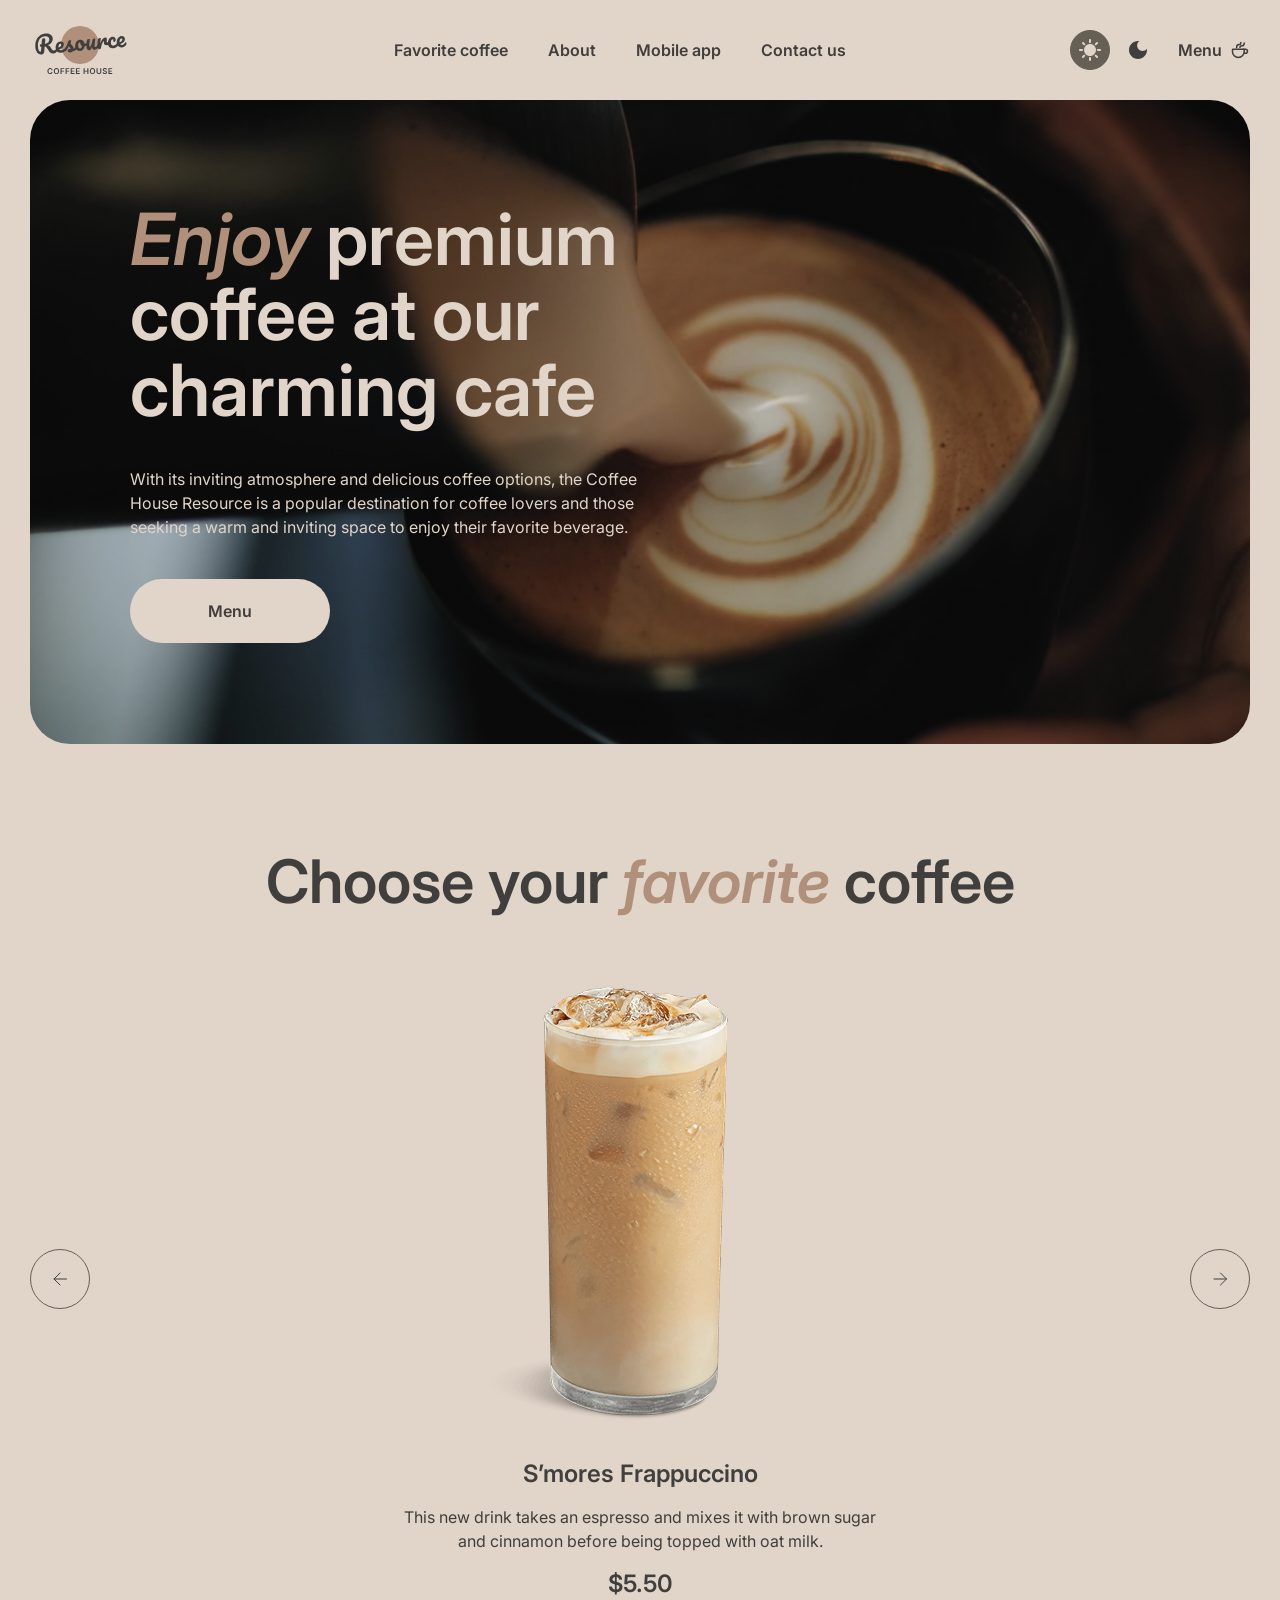
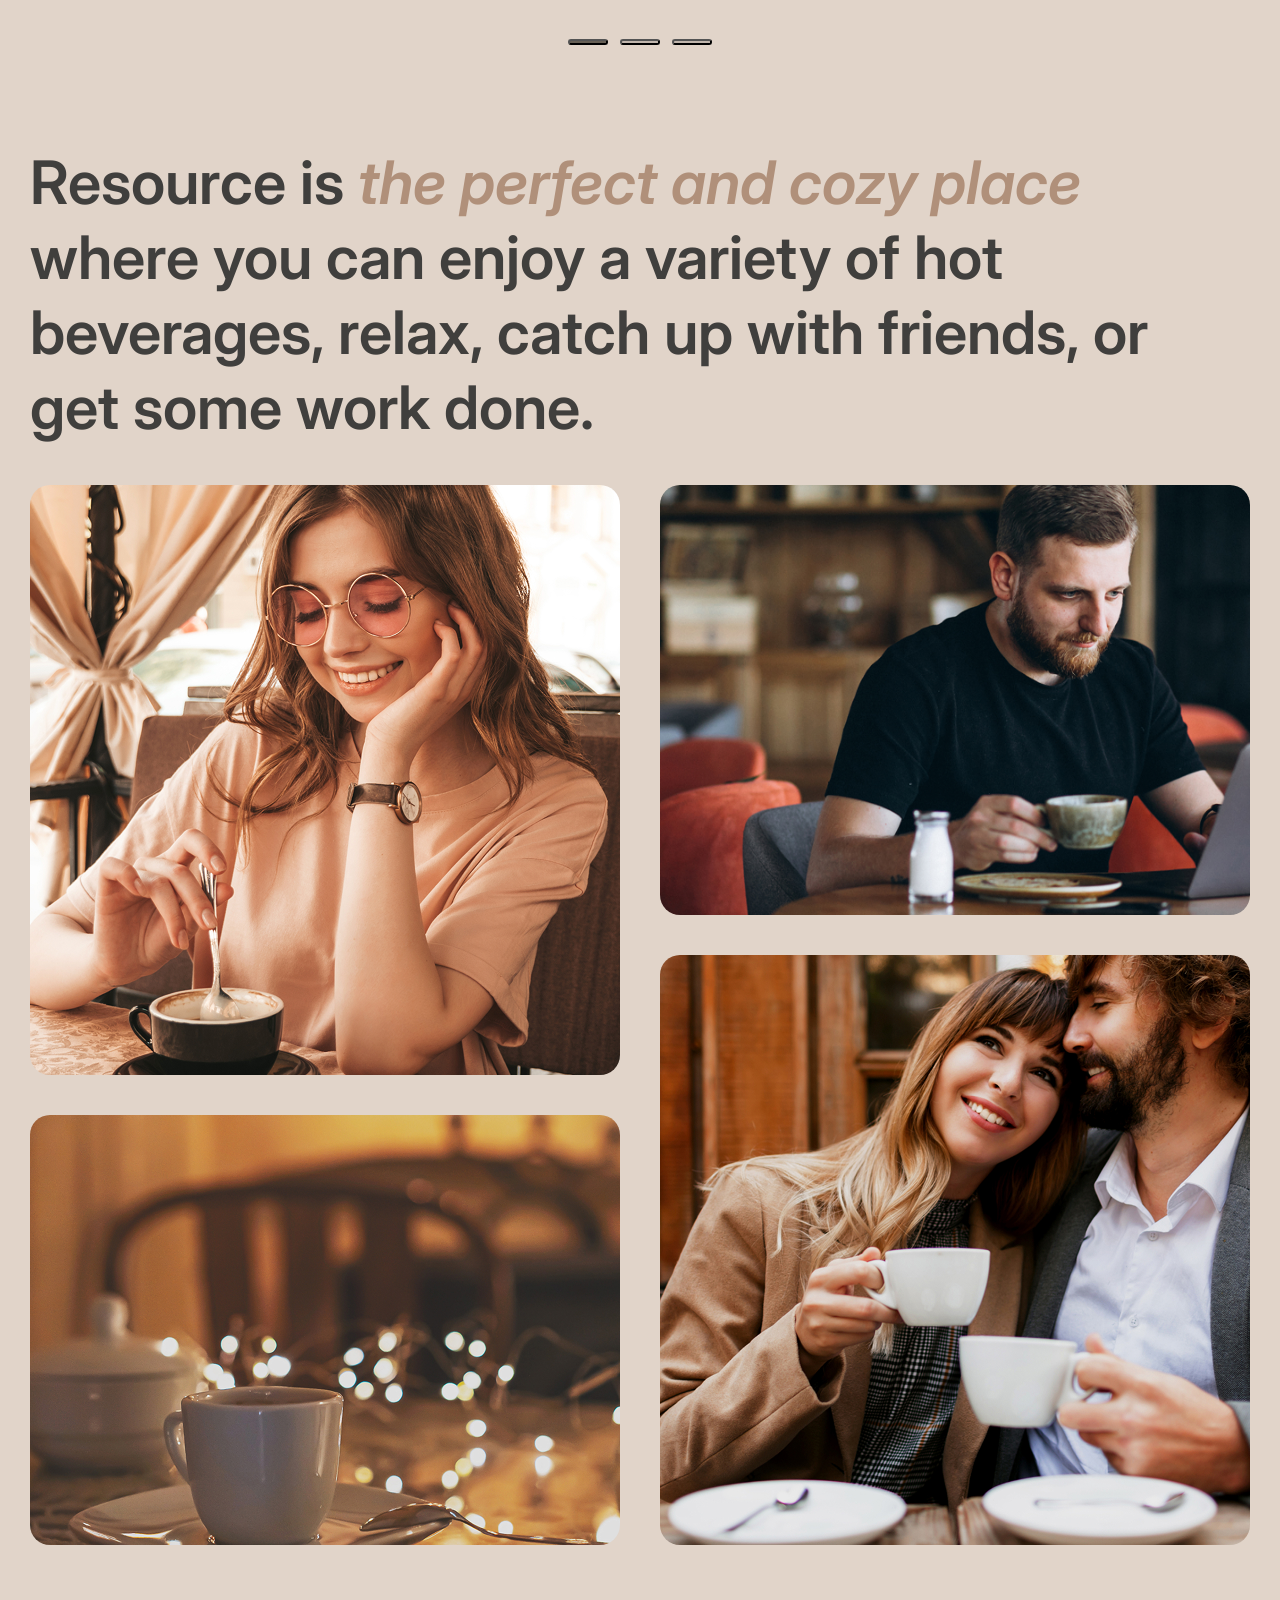
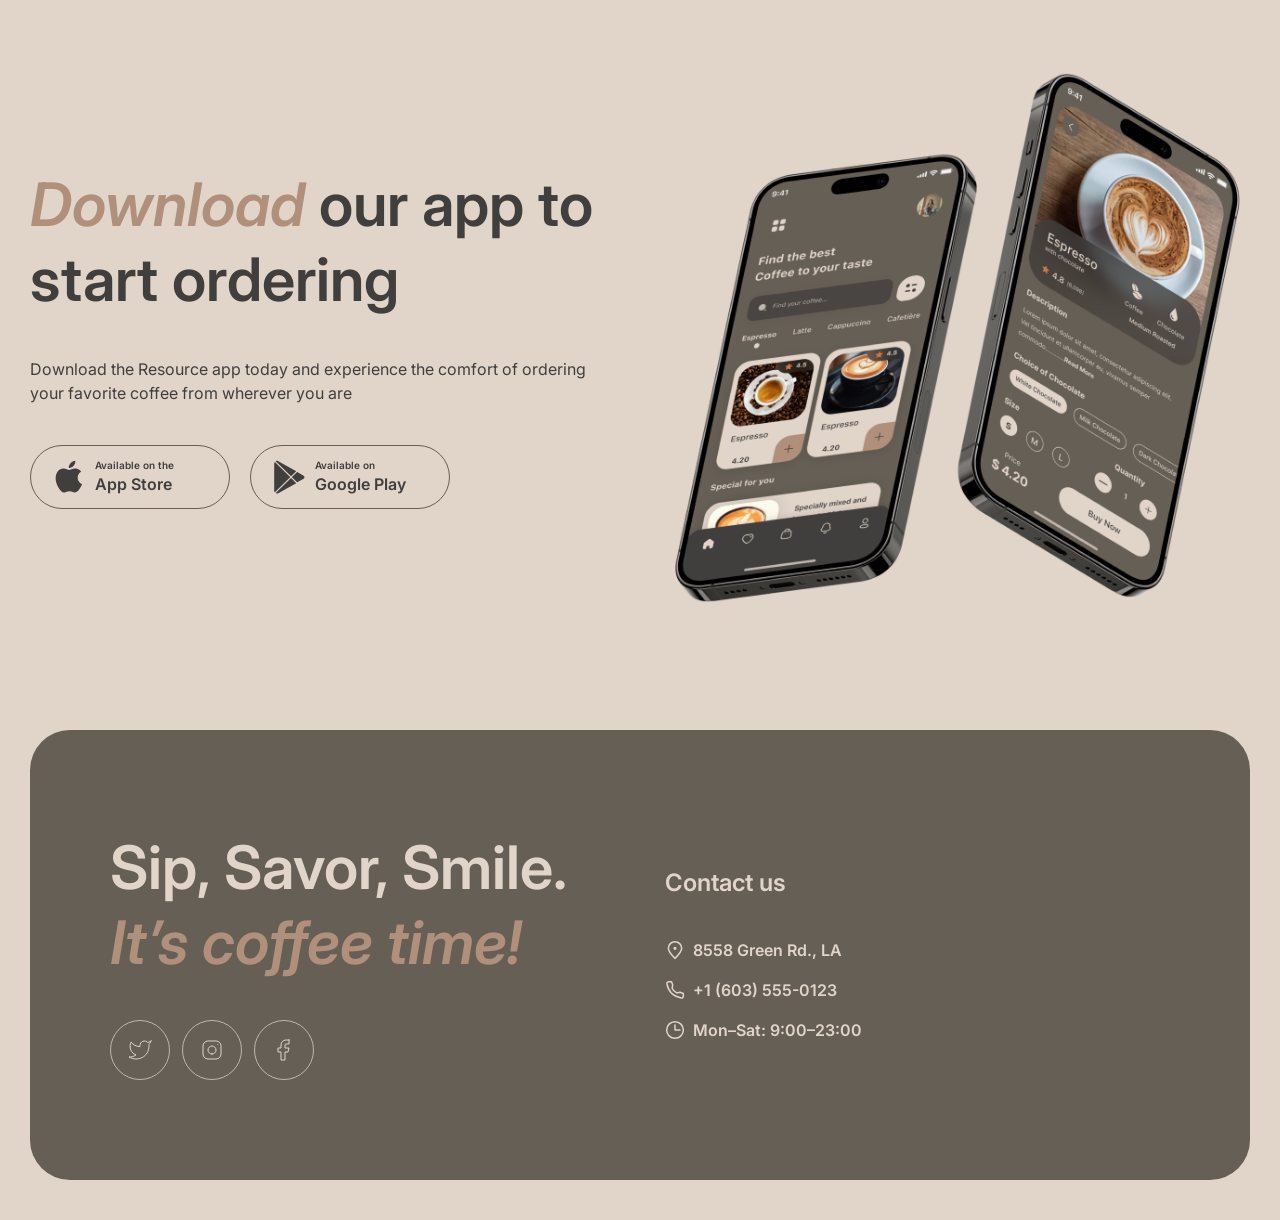
<file: index.html>
<!DOCTYPE html>
<html lang="en">

<head>
    <meta charset="UTF-8">
    <meta name="viewport" content="width=device-width, initial-scale=1.0">

    <title>Coffee House</title>

    <link rel="icon" type="image/svg+xml" href="assets/favicon.svg">

    <link rel="preconnect" href="https://fonts.googleapis.com">
    <link rel="preconnect" href="https://fonts.gstatic.com" crossorigin>

    <link href="https://fonts.googleapis.com/css2?family=Inter:ital,wght@0,400;0,600;1,600&display=swap"
        rel="stylesheet">

    <link rel="stylesheet" href="css/style.css">
</head>

<body>

    <header>
        <div class="container">
            <div class="header-menu">

                <a href="index.html" class="logo">
                    <img src="assets/logo.svg" alt="Coffee House">
                </a>

                <nav class="nav">

                    <ul class="nav-links">
                        <li>
                            <a href="#favorite-coffee">Favorite coffee</a>
                        </li>
                        <li>
                            <a href="#about">About</a>
                        </li>
                        <li>
                            <a href="#mobile-app">Mobile app</a>
                        </li>
                        <li>
                            <a href="#contacts">Contact us</a>
                        </li>
                    </ul>

                    <div class="header-actions">

                        <div class="theme-switch">
                            <button class="theme-button light-theme" type="button" aria-label="Switch to light theme">
                                <img src="assets/Sun.svg" alt="">
                            </button>

                            <button class="theme-button dark-theme" type="button" aria-label="Switch to dark theme">
                                <img src="assets/Moon.svg" alt="">
                            </button>
                        </div>

                        <ul class="menu-navigation">
                            <li>
                                <a href="menu.html" class="coffee-menu">
                                    <span>Menu</span>
                                    <img src="assets/coffee-cup.svg" alt="">
                                </a>
                            </li>
                        </ul>

                        <button class="burger-button" type="button" aria-label="Open navigation menu">
                            <span></span>
                            <span></span>
                            <span></span>
                        </button>

                    </div>

                </nav>

            </div>
        </div>
    </header>

    <main>

        <section class="hero">
            <div class="container">

                <div class="hero-content">

                    <div class="offer">

                        <h1>
                            <span>Enjoy</span> premium coffee at our charming cafe
                        </h1>

                        <p>
                            With its inviting atmosphere and delicious coffee options,
                            the Coffee House Resource is a popular destination for coffee
                            lovers and those seeking a warm and inviting space to enjoy
                            their favorite beverage.
                        </p>

                        <a href="menu.html" class="hero-button">
                            Menu
                        </a>

                    </div>

                </div>

            </div>
        </section>

        <section class="favorite-coffee" id="favorite-coffee">
            <div class="container">
                <h2>
                    Choose your <span>favorite</span> coffee
                </h2>

                <div class="slider">
                    <button class="slider-button slider-button-left" type="button" aria-label="Previous coffee">
                        <img src="assets/arrow-left.svg" alt="">
                    </button>

                    <div class="slider-window">
                        <div class="slider-track">
                            <div class="coffee-slide">
                                <img src="assets/coffee-slider-1.png" alt="S'mores Frappuccino" class="coffee-image">

                                <div class="coffee-info">
                                    <h3>S’mores Frappuccino</h3>

                                    <p>
                                        This new drink takes an espresso and mixes it with brown
                                        sugar and cinnamon before being topped with oat milk.
                                    </p>

                                    <div class="coffee-price">$5.50</div>
                                </div>
                            </div>

                            <div class="coffee-slide">
                                <img src="assets/coffee-slider-2.png" alt="Caramel Macchiato" class="coffee-image">

                                <div class="coffee-info">
                                    <h3>Caramel Macchiato</h3>

                                    <p>
                                        Fragrant and unique classic espresso with rich
                                        caramel-peanut syrup, with cream under whipped thick foam.
                                    </p>

                                    <div class="coffee-price">$5.00</div>
                                </div>
                            </div>

                            <div class="coffee-slide">
                                <img src="assets/coffee-slider-3.png" alt="Ice coffee" class="coffee-image">

                                <div class="coffee-info">
                                    <h3>Ice coffee</h3>

                                    <p>
                                        A popular summer drink that tones and invigorates.
                                        Prepared from coffee, milk and ice.
                                    </p>

                                    <div class="coffee-price">$4.50</div>
                                </div>
                            </div>
                        </div>
                    </div>

                    <button class="slider-button slider-button-right" type="button" aria-label="Next coffee">
                        <img src="assets/arrow-right.svg" alt="">
                    </button>
                </div>

                <div class="slider-controls">
                    <button class="slider-control active" type="button" aria-label="Show first coffee"></button>

                    <button class="slider-control" type="button" aria-label="Show second coffee"></button>

                    <button class="slider-control" type="button" aria-label="Show third coffee"></button>
                </div>
            </div>
        </section>

        <section class="about" id="about">
            <div class="container">

                <h2>
                    Resource is <span>the perfect and cozy place</span> where
                    you can enjoy a variety of hot beverages, relax,
                    catch up with friends, or get some work done.
                </h2>

                <div class="about-images">

                    <div class="about-column">

                        <div class="about-image about-image-large">
                            <img src="assets/about-1.png" alt="Woman enjoying coffee">
                        </div>

                        <div class="about-image about-image-small">
                            <img src="assets/about-2.png" alt="Coffee in a cozy atmosphere">
                        </div>

                    </div>

                    <div class="about-column">

                        <div class="about-image about-image-small">
                            <img src="assets/about-3.png" alt="Man enjoying coffee">
                        </div>

                        <div class="about-image about-image-large">
                            <img src="assets/about-4.png" alt="Couple enjoying coffee">
                        </div>

                    </div>

                </div>

            </div>
        </section>

        <section class="mobile-app" id="mobile-app">
            <div class="container">

                <div class="mobile-offer">

                    <h2>
                        <span>Download</span> our app to start ordering
                    </h2>

                    <p>
                        Download the Resource app today and experience the comfort of
                        ordering your favorite coffee from wherever you are
                    </p>

                    <div class="app-buttons">

                        <a href="https://www.apple.com/app-store/" class="app-button" target="_blank"
                            rel="noopener noreferrer">
                            <img src="assets/icon-app-store.svg" alt="">

                            <span class="app-button-text">
                                <small>Available on the</small>
                                <strong>App Store</strong>
                            </span>
                        </a>

                        <a href="https://play.google.com/store" class="app-button" target="_blank"
                            rel="noopener noreferrer">
                            <img src="assets/icon-google-play.svg" alt="">

                            <span class="app-button-text">
                                <small>Available on</small>
                                <strong>Google Play</strong>
                            </span>
                        </a>

                    </div>

                </div>

                <div class="mobile-image">

                    <img src="assets/mobile-screens.png" alt="Coffee House mobile application">

                </div>

            </div>
        </section>

    </main>

    <footer class="contacts" id="contacts">
        <div class="container">

            <div class="contacts-content">

                <div class="contacts-offer">

                    <h2>
                        Sip, Savor, Smile.
                        <span>It’s coffee time!</span>
                    </h2>

                    <div class="socials">

                        <a href="https://twitter.com/" class="social-button" aria-label="Twitter" target="_blank"
                            rel="noopener noreferrer">
                            <img src="assets/twitter.svg" alt="">
                        </a>

                        <a href="https://www.instagram.com/" class="social-button" aria-label="Instagram"
                            target="_blank" rel="noopener noreferrer">
                            <img src="assets/instagram.svg" alt="">
                        </a>

                        <a href="https://www.facebook.com/" class="social-button" aria-label="Facebook" target="_blank"
                            rel="noopener noreferrer">
                            <img src="assets/facebook.svg" alt="">
                        </a>

                    </div>

                </div>

                <div class="contacts-info">

                    <h3>Contact us</h3>

                    <div class="contact-list">

                        <a href="https://www.google.com/maps/search/?api=1&query=8558+Green+Rd,+LA" class="contact-item"
                            target="_blank" rel="noopener noreferrer">
                            <img src="assets/pin-alt.svg" alt="">
                            <span>8558 Green Rd., LA</span>
                        </a>

                        <a href="tel:+16035550123" class="contact-item">
                            <img src="assets/phone.svg" alt="">
                            <span>+1 (603) 555-0123</span>
                        </a>

                        <div class="contact-item">
                            <img src="assets/clock.svg" alt="">
                            <span>Mon–Sat: 9:00–23:00</span>
                        </div>

                    </div>

                </div>

            </div>

        </div>
    </footer>

    <script src="js/script.js"></script>

</body>

</html>
</file>
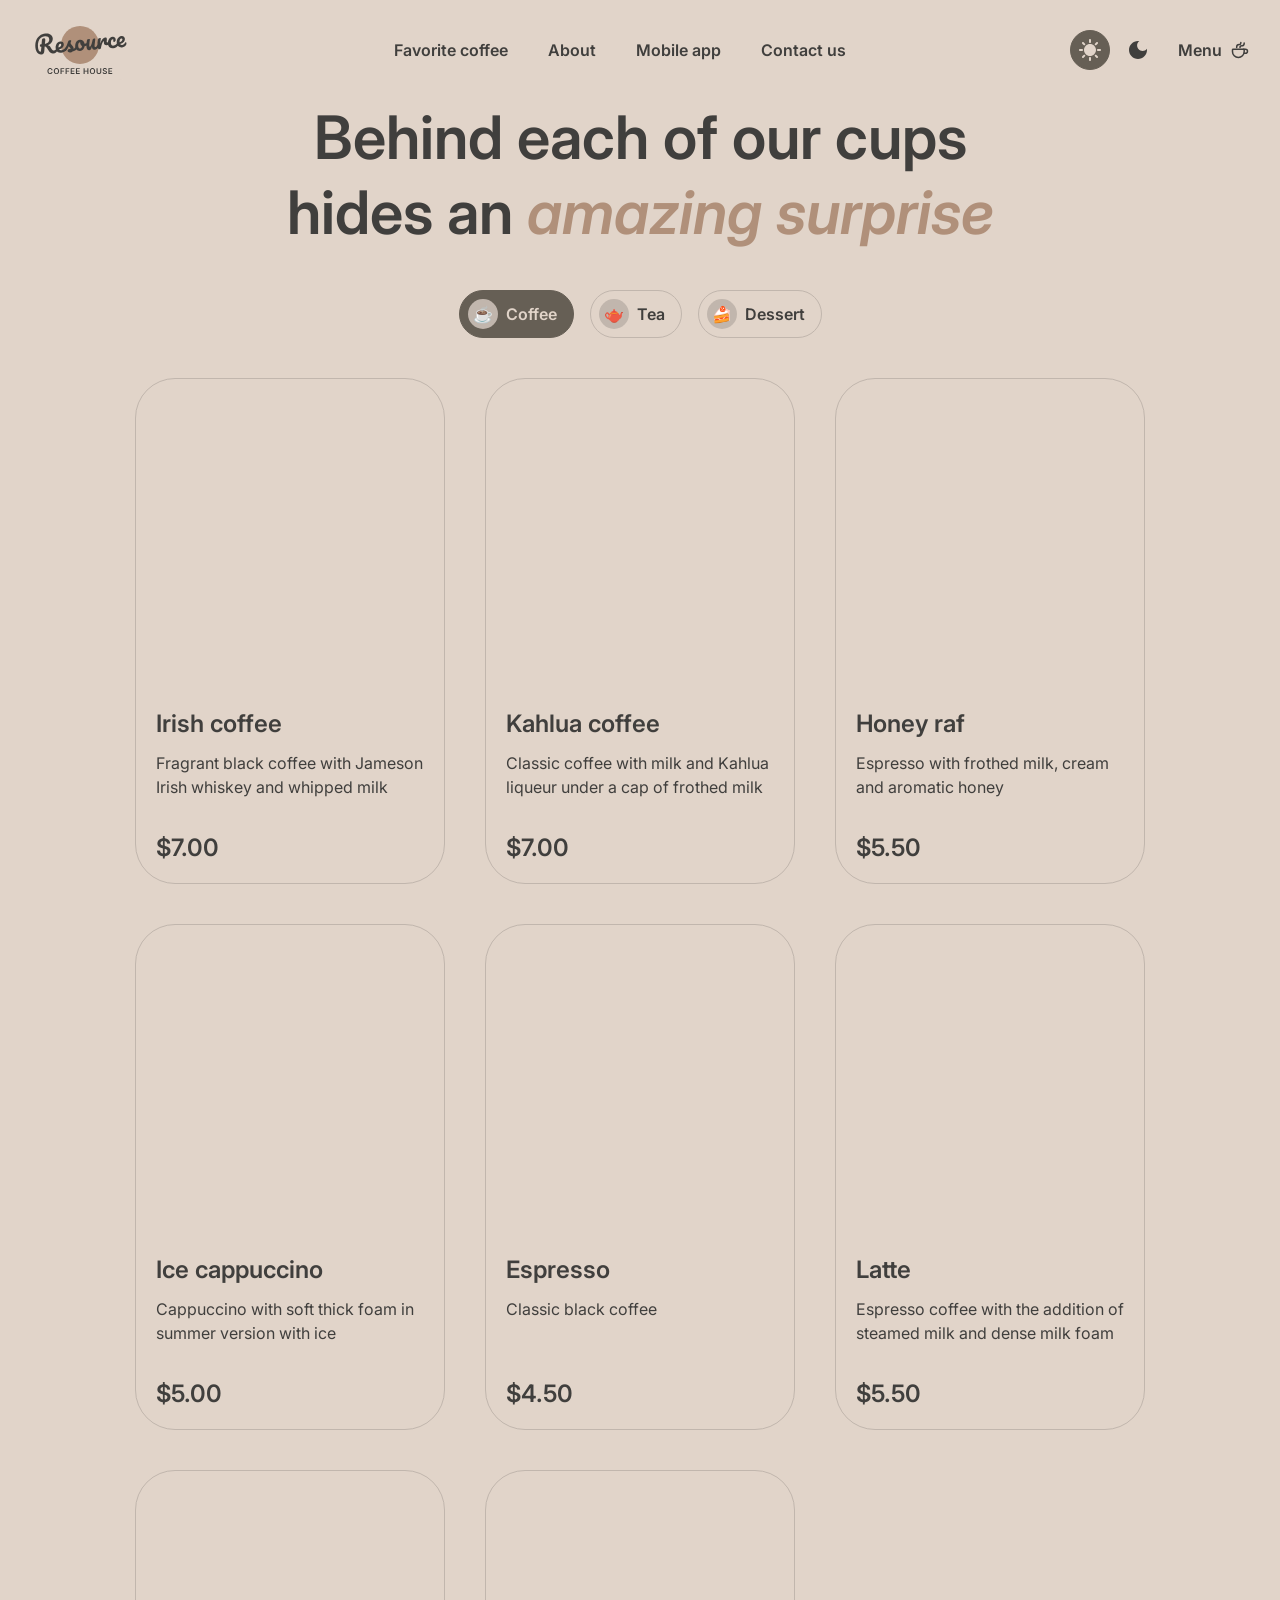
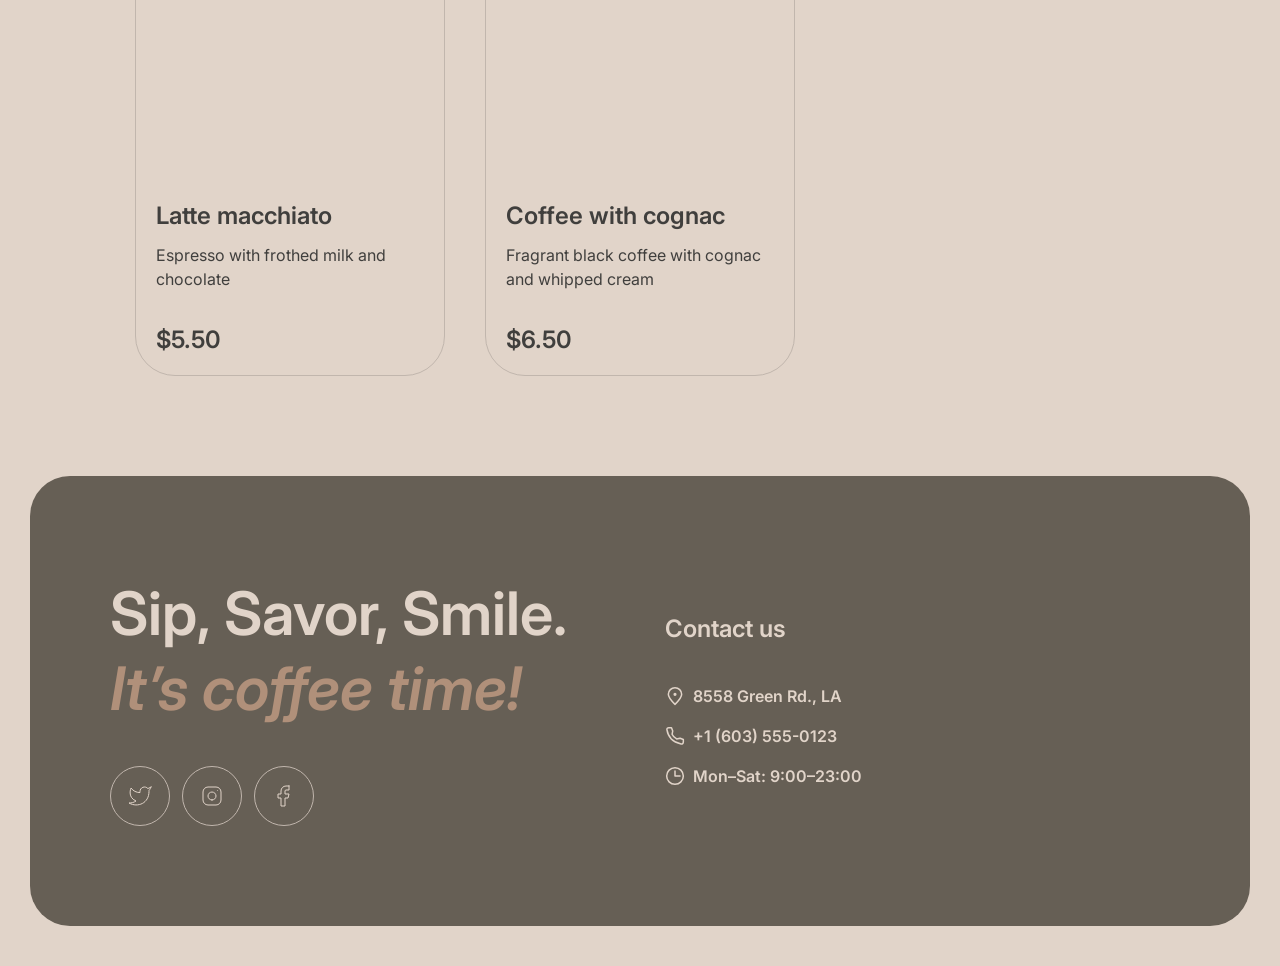
<file: menu.html>
<!DOCTYPE html>
<html lang="en">

<head>
    <meta charset="UTF-8">
    <meta name="viewport" content="width=device-width, initial-scale=1.0">

    <title>Menu | Coffee House</title>

    <link rel="icon" type="image/svg+xml" href="assets/favicon.svg">

    <link rel="preconnect" href="https://fonts.googleapis.com">
    <link rel="preconnect" href="https://fonts.gstatic.com" crossorigin>

    <link href="https://fonts.googleapis.com/css2?family=Inter:ital,wght@0,400;0,600;1,600&display=swap"
        rel="stylesheet">

    <link rel="stylesheet" href="css/style.css">
</head>

<body>

    <header>
        <div class="container">
            <div class="header-menu">

                <a href="index.html" class="logo">
                    <img src="assets/logo.svg" alt="Coffee House">
                </a>

                <nav class="nav">

                    <ul class="nav-links">
                        <li>
                            <a href="index.html#favorite-coffee">Favorite coffee</a>
                        </li>
                        <li>
                            <a href="index.html#about">About</a>
                        </li>
                        <li>
                            <a href="index.html#mobile-app">Mobile app</a>
                        </li>
                        <li>
                            <a href="#contacts">Contact us</a>
                        </li>
                    </ul>

                    <div class="header-actions">

                        <div class="theme-switch">
                            <button class="theme-button light-theme" type="button" aria-label="Switch to light theme">
                                <img src="assets/Sun.svg" alt="">
                            </button>

                            <button class="theme-button dark-theme" type="button" aria-label="Switch to dark theme">
                                <img src="assets/Moon.svg" alt="">
                            </button>
                        </div>

                        <ul class="menu-navigation">
                            <li>
                                <a href="menu.html" class="coffee-menu">
                                    <span>Menu</span>
                                    <img src="assets/coffee-cup.svg" alt="">
                                </a>
                            </li>
                        </ul>

                        <button class="burger-button" type="button" aria-label="Open navigation menu">
                            <span></span>
                            <span></span>
                            <span></span>
                        </button>

                    </div>

                </nav>

            </div>
        </div>
    </header>

    <main>

        <section class="menu-section">
            <div class="container">

                <div class="menu-offer">

                    <h1>
                        Behind each of our cups<br>
                        hides an <span>amazing surprise</span>
                    </h1>

                    <div class="menu-tabs">

                        <button class="menu-tab active" type="button" data-category="coffee">
                            <span class="menu-tab-icon">☕</span>
                            <span>Coffee</span>
                        </button>

                        <button class="menu-tab" type="button" data-category="tea">
                            <span class="menu-tab-icon">🫖</span>
                            <span>Tea</span>
                        </button>

                        <button class="menu-tab" type="button" data-category="dessert">
                            <span class="menu-tab-icon">🍰</span>
                            <span>Dessert</span>
                        </button>

                    </div>

                </div>

                <div class="menu-grid">

                </div>

                <button class="menu-more-button" type="button" aria-label="Show more menu items">
                    ↻
                </button>

            </div>
        </section>

    </main>

    <footer class="contacts" id="contacts">
        <div class="container">

            <div class="contacts-content">

                <div class="contacts-offer">

                    <h2>
                        Sip, Savor, Smile.
                        <span>It’s coffee time!</span>
                    </h2>

                    <div class="socials">

                        <a href="https://twitter.com/" class="social-button" aria-label="Twitter" target="_blank"
                            rel="noopener noreferrer">
                            <img src="assets/twitter.svg" alt="">
                        </a>

                        <a href="https://www.instagram.com/" class="social-button" aria-label="Instagram"
                            target="_blank" rel="noopener noreferrer">
                            <img src="assets/instagram.svg" alt="">
                        </a>

                        <a href="https://www.facebook.com/" class="social-button" aria-label="Facebook" target="_blank"
                            rel="noopener noreferrer">
                            <img src="assets/facebook.svg" alt="">
                        </a>

                    </div>

                </div>

                <div class="contacts-info">

                    <h3>Contact us</h3>

                    <div class="contact-list">

                        <a href="https://www.google.com/maps/search/?api=1&query=8558+Green+Rd,+LA" class="contact-item"
                            target="_blank" rel="noopener noreferrer">
                            <img src="assets/pin-alt.svg" alt="">
                            <span>8558 Green Rd., LA</span>
                        </a>

                        <a href="tel:+16035550123" class="contact-item">
                            <img src="assets/phone.svg" alt="">
                            <span>+1 (603) 555-0123</span>
                        </a>

                        <div class="contact-item">
                            <img src="assets/clock.svg" alt="">
                            <span>Mon–Sat: 9:00–23:00</span>
                        </div>

                    </div>

                </div>

            </div>

        </div>
    </footer>

    <script src="js/script.js"></script>

</body>

</html>
</file>
<file: css/style.css>
* {
    box-sizing: border-box;
}

html {
    scroll-behavior: smooth;
}

body {
    margin: 0;
    background-color: #e1d4c9;
    color: #403f3d;
    font-family: "Inter", sans-serif;
    transition:
        background-color 0.3s ease,
        color 0.3s ease;
}

.container {
    max-width: 1440px;
    margin: 0 auto;
    padding: 0 40px;
}

.header-menu {
    display: flex;
    align-items: center;
    justify-content: space-between;
    padding: 20px 0;
}

.logo {
    display: flex;
    align-items: center;
    justify-content: center;
    width: 100px;
    height: 60px;
    background-color: #e1d4c9;
    border-radius: 12px;
    flex-shrink: 0;
}

.logo img {
    display: block;
    width: 100px;
    height: 60px;
}

.nav {
    display: flex;
    align-items: center;
    justify-content: space-between;
    flex: 1;
    margin-left: 40px;
}

.nav-links {
    display: flex;
    align-items: center;
    gap: 40px;
    margin: 0 auto;
    padding: 0;
    list-style: none;
}

.menu-navigation {
    margin: 0;
    padding: 0;
    list-style: none;
}

.menu-navigation li {
    display: flex;
}

.nav a {
    position: relative;
    color: #403f3d;
    text-decoration: none;
    font-size: 16px;
    font-weight: 600;
    line-height: 150%;
}

.nav a::after {
    content: "";
    position: absolute;
    left: 0;
    bottom: -4px;
    width: 100%;
    height: 2px;
    background-color: #403f3d;
    transform: scaleX(0);
    transition: transform 0.3s ease;
}

.nav a:hover::after {
    transform: scaleX(1);
}

.header-actions {
    display: flex;
    align-items: center;
    gap: 20px;
}

.theme-switch {
    display: flex;
    align-items: center;
    gap: 8px;
}

.theme-button {
    display: flex;
    align-items: center;
    justify-content: center;
    width: 40px;
    height: 40px;
    padding: 0;
    border: 1px solid transparent;
    border-radius: 50%;
    background-color: transparent;
    cursor: pointer;
    transition:
        background-color 0.3s ease,
        border-color 0.3s ease,
        opacity 0.3s ease;
}

.theme-button:hover {
    opacity: 0.7;
}

.theme-button.light-theme img {
    width: 22px;
    height: 22px;
}

.theme-button.dark-theme img {
    width: 18px;
    height: 18px;
}

.light-theme.active {
    border-color: #665f55;
    background-color: #665f55;
}

.dark-theme.active {
    border-color: #665f55;
    background-color: #665f55;
}

.coffee-menu {
    position: relative;
    display: flex;
    align-items: center;
    gap: 8px;
    color: #403f3d;
    text-decoration: none;
    font-size: 16px;
    font-weight: 600;
    line-height: 150%;
}

.coffee-menu img {
    width: 20px;
    height: 20px;
}

.coffee-menu::after {
    content: "";
    position: absolute;
    left: 0;
    bottom: -4px;
    width: 100%;
    height: 2px;
    background-color: #403f3d;
    transform: scaleX(0);
    transition: transform 0.3s ease;
}

.coffee-menu:hover::after {
    transform: scaleX(1);
}

.burger-button {
    display: none;
    align-items: center;
    justify-content: center;
    flex-direction: column;
    gap: 6px;
    width: 44px;
    height: 44px;
    padding: 0;
    border: 1px solid #665f55;
    border-radius: 50%;
    background: transparent;
    cursor: pointer;
}

.burger-button span {
    display: block;
    width: 18px;
    height: 2px;
    background-color: #403f3d;
}


.mobile-menu {
    position: fixed;
    top: 100px;
    right: 0;
    bottom: 0;
    left: 0;
    z-index: 900;
    display: flex;
    flex-direction: column;
    align-items: center;
    padding: 60px 40px 40px;
    background-color: #e1d4c9;
    opacity: 0;
    visibility: hidden;
    transform: translateX(100%);
    transition: transform 0.4s ease, opacity 0.4s ease, visibility 0.4s ease;
}

.mobile-menu.open {
    opacity: 1;
    visibility: visible;
    transform: translateX(0);
}

.mobile-menu-links {
    display: flex;
    flex-direction: column;
    align-items: center;
    gap: 60px;
    margin: 0;
    padding: 0;
    list-style: none;
}

.mobile-menu-links a,
.mobile-menu-menu-link {
    color: #403f3d;
    text-decoration: none;
    font-size: 32px;
    font-weight: 600;
    line-height: 125%;
}

.mobile-menu-menu-link {
    display: flex;
    align-items: center;
    gap: 16px;
    margin-top: 100px;
}

.mobile-menu-menu-link img {
    width: 40px;
    height: 40px;
}

body.burger-open {
    overflow: hidden;
}

body.dark-theme .mobile-menu {
    background-color: #403f3d;
}

body.dark-theme .mobile-menu-links a,
body.dark-theme .mobile-menu-menu-link {
    color: #e1d4c9;
}

.burger-button span {
    transition: transform 0.3s ease, opacity 0.3s ease;
}

.burger-button.open span:nth-child(1) {
    transform: translateY(8px) rotate(45deg);
}

.burger-button.open span:nth-child(2) {
    opacity: 0;
}

.burger-button.open span:nth-child(3) {
    transform: translateY(-8px) rotate(-45deg);
}

.hero-content {
    min-height: 644px;
    display: flex;
    align-items: center;
    padding: 100px;
    border-radius: 40px;
    background:
        linear-gradient(rgba(64, 63, 61, 0.15),
            rgba(64, 63, 61, 0.15)),
        url("../assets/img-hero.jpg") center / cover no-repeat;
}

.offer {
    max-width: 530px;
}

.offer h1 {
    margin: 0 0 40px;
    color: #e1d4c9;
    font-size: 72px;
    font-weight: 600;
    line-height: 105%;
}

.offer h1 span {
    color: #b0907a;
    font-style: italic;
}

.offer p {
    margin: 0 0 40px;
    color: #e1d4c9;
    font-size: 16px;
    line-height: 150%;
}

.hero-button {
    display: flex;
    align-items: center;
    justify-content: center;
    width: 200px;
    min-height: 64px;
    border-radius: 100px;
    background-color: #e1d4c9;
    color: #403f3d;
    text-decoration: none;
    font-size: 16px;
    font-weight: 600;
    line-height: 150%;
    transition: opacity 0.3s ease;
}

.hero-button:hover {
    opacity: 0.85;
}

.favorite-coffee {
    padding: 100px 0;
}

.favorite-coffee h2 {
    margin: 0 0 40px;
    text-align: center;
    color: #403f3d;
    font-size: 60px;
    font-weight: 600;
    line-height: 125%;
}

.favorite-coffee h2 span {
    color: #b0907a;
    font-style: italic;
}

.slider {
    display: flex;
    align-items: center;
    justify-content: space-between;
}

.slider-button {
    display: flex;
    align-items: center;
    justify-content: center;
    flex: 0 0 60px;
    width: 60px;
    height: 60px;
    padding: 0;
    border: 1px solid #665f55;
    border-radius: 50%;
    background-color: transparent;
    cursor: pointer;
    transition: background-color 0.3s ease;
}

.slider-button img {
    width: 24px;
    height: 24px;
}

@media (hover: hover) {
    .slider-button:hover {
        background-color: transparent;
    }
}

.slider-button:active {
    background-color: #665f55;
}

.slider-button:active img {
    filter: brightness(0) invert(1);
}

.coffee-slide {
    display: flex;
    flex-direction: column;
    align-items: center;
    max-width: 480px;
    text-align: center;
}

.coffee-image {
    display: block;
    width: 480px;
    height: 480px;
    object-fit: contain;
}

.coffee-info {
    margin-top: 20px;
}

.coffee-info h3 {
    margin: 0 0 16px;
    color: #403f3d;
    font-size: 24px;
    font-weight: 600;
    line-height: 125%;
}

.coffee-info p {
    margin: 0 0 16px;
    color: #403f3d;
    font-size: 16px;
    line-height: 150%;
}

.coffee-price {
    color: #403f3d;
    font-size: 24px;
    font-weight: 600;
    line-height: 125%;
}

.slider-controls {
    display: flex;
    justify-content: center;
    gap: 12px;
    margin-top: 40px;
}

.slider-control {
    width: 40px;
    height: 4px;
    border-radius: 100px;
    background-color: #c1b6ad;
}

.slider-control.active {
    background-color: #665f55;
}

.about {
    padding-bottom: 100px;
}

.about h2 {
    margin: 0 0 40px;
    color: #403f3d;
    font-size: 60px;
    font-weight: 600;
    line-height: 125%;
}

.about h2 span {
    color: #b0907a;
    font-style: italic;
}

.about-images {
    display: grid;
    grid-template-columns: repeat(2, minmax(0, 1fr));
    gap: 40px;
}

.about-column {
    display: flex;
    flex-direction: column;
    gap: 40px;
}

.about-image {
    overflow: hidden;
    border-radius: 20px;
}

.about-image-large {
    height: 590px;
}

.about-image-small {
    height: 430px;
}

.about-image img {
    width: 100%;
    height: 100%;
    object-fit: cover;
    transition: transform 0.5s ease;
}

.about-image:hover img {
    transform: scale(1.05);
}

.mobile-app {
    padding-bottom: 100px;
}

.mobile-app .container {
    display: flex;
    align-items: center;
    gap: 100px;
}

.mobile-offer {
    flex: 1;
}

.mobile-offer h2 {
    margin: 0 0 40px;
    color: #403f3d;
    font-size: 60px;
    font-weight: 600;
    line-height: 125%;
}

.mobile-offer h2 span {
    color: #b0907a;
    font-style: italic;
}

.mobile-offer p {
    margin: 0 0 40px;
    color: #403f3d;
    font-size: 16px;
    line-height: 150%;
}

.app-buttons {
    display: flex;
    gap: 20px;
}

.app-button {
    display: flex;
    align-items: center;
    gap: 8px;
    width: 200px;
    min-height: 64px;
    padding: 12px 20px;
    border: 1px solid #665f55;
    border-radius: 100px;
    color: #403f3d;
    text-decoration: none;
    transition:
        background-color 0.3s ease,
        color 0.3s ease;
}

.app-button img {
    width: 36px;
    height: 36px;
}

.app-button-text {
    display: flex;
    flex-direction: column;
}

.app-button-text small {
    font-size: 10px;
    font-weight: 600;
    line-height: 140%;
}

.app-button-text strong {
    font-size: 16px;
    font-weight: 600;
    line-height: 150%;
}

.app-button:hover {
    background-color: #665f55;
    color: #e1d4c9;
}

.mobile-image {
    flex: 1;
}

.mobile-image img {
    display: block;
    width: 100%;
    max-width: 630px;
}

.menu-section {
    padding-bottom: 100px;
}

.menu-offer {
    display: flex;
    flex-direction: column;
    align-items: center;
    gap: 40px;
    margin-bottom: 40px;
}

.menu-offer h1 {
    max-width: 800px;
    margin: 0;
    color: #403f3d;
    text-align: center;
    font-size: 60px;
    font-weight: 600;
    line-height: 125%;
}

.menu-offer h1 span {
    color: #b0907a;
    font-style: italic;
}

.menu-tabs {
    display: flex;
    align-items: center;
    justify-content: center;
    gap: 16px;
}

.menu-tab {
    display: flex;
    align-items: center;
    gap: 8px;
    min-height: 46px;
    padding: 8px 16px 8px 8px;
    border: 1px solid #c1b6ad;
    border-radius: 100px;
    background-color: transparent;
    color: #403f3d;
    font-family: "Inter", sans-serif;
    font-size: 16px;
    font-weight: 600;
    line-height: 150%;
    cursor: pointer;
    transition:
        background-color 0.3s ease,
        color 0.3s ease,
        border-color 0.3s ease;
}

.menu-tab-icon {
    display: flex;
    align-items: center;
    justify-content: center;
    width: 30px;
    height: 30px;
    flex: 0 0 30px;
    border-radius: 50%;
    background-color: #c1b6ad;
    font-size: 16px;
    line-height: 150%;
}

.menu-tab.active {
    border-color: #665f55;
    background-color: #665f55;
    color: #e1d4c9;
}

.menu-tab:hover {
    border-color: #665f55;
    background-color: #665f55;
    color: #e1d4c9;
}

.menu-grid {
    display: grid;
    grid-template-columns: repeat(4, 310px);
    justify-content: space-between;
    gap: 40px;
}

.menu-card {
    display: flex;
    flex-direction: column;
    width: 310px;
    height: 506px;
    overflow: hidden;
    border: 1px solid #c1b6ad;
    border-radius: 40px;
}

.menu-card-image {
    width: 310px;
    height: 310px;
    flex: 0 0 310px;
    overflow: hidden;
    border-radius: 40px;
}

.menu-card-image img {
    display: block;
    width: 340px;
    height: 340px;
    margin: -15px;
    object-fit: cover;
    transition: transform 0.5s ease;
}

.menu-card:hover .menu-card-image img {
    transform: scale(0.91);
}

.menu-card-content {
    display: flex;
    flex: 1;
    flex-direction: column;
    padding: 20px;
}

.menu-card-content h2 {
    margin: 0 0 12px;
    color: #403f3d;
    font-size: 24px;
    font-weight: 600;
    line-height: 125%;
}

.menu-card-content p {
    margin: 0;
    color: #403f3d;
    font-size: 16px;
    font-weight: 400;
    line-height: 150%;
}

.menu-card-price {
    margin-top: auto;
    color: #403f3d;
    font-size: 24px;
    font-weight: 600;
    line-height: 125%;
}

.menu-more-button {
    display: none;
    align-items: center;
    justify-content: center;
    width: 60px;
    height: 60px;
    margin: 40px auto 0;
    padding: 0;
    border: 1px solid #665f55;
    border-radius: 50%;
    background: transparent;
    color: #403f3d;
    font-family: "Inter", sans-serif;
    font-size: 24px;
    cursor: pointer;
}

.modal-overlay {
    position: fixed;
    inset: 0;
    z-index: 1000;
    display: flex;
    align-items: center;
    justify-content: center;
    padding: 40px;
    background-color: rgba(64, 63, 61, 0.8);
}

.product-modal {
    display: flex;
    gap: 20px;
    width: 100%;
    max-width: 800px;
    padding: 16px;
    border-radius: 40px;
    background-color: #e1d4c9;
}

.product-modal-image {
    flex: 0 0 310px;
    width: 310px;
    height: 310px;
    overflow: hidden;
    border-radius: 40px;
}

.product-modal-image img {
    display: block;
    width: 340px;
    height: 340px;
    margin: -15px;
    object-fit: cover;
}

.product-modal-content {
    display: flex;
    flex: 1;
    flex-direction: column;
    min-width: 0;
}

.product-modal-content h2 {
    margin: 0 0 12px;
    color: #403f3d;
    font-size: 24px;
    font-weight: 600;
    line-height: 125%;
}

.product-modal-description {
    margin: 0 0 20px;
    color: #403f3d;
    font-size: 16px;
    line-height: 150%;
}

.product-modal-section {
    margin-bottom: 20px;
}

.product-modal-label {
    display: block;
    margin-bottom: 8px;
    color: #403f3d;
    font-size: 16px;
    line-height: 150%;
}

.product-modal-options {
    display: flex;
    flex-wrap: wrap;
    gap: 8px;
}

.modal-option {
    display: flex;
    align-items: center;
    gap: 8px;
    min-height: 46px;
    padding: 8px 16px 8px 8px;
    border: 1px solid #c1b6ad;
    border-radius: 100px;
    background-color: transparent;
    color: #403f3d;
    font-family: "Inter", sans-serif;
    font-size: 16px;
    font-weight: 600;
    line-height: 150%;
    cursor: pointer;
}

.modal-option span {
    display: flex;
    align-items: center;
    justify-content: center;
    width: 30px;
    height: 30px;
    border-radius: 50%;
    background-color: #c1b6ad;
}

.modal-option.active {
    border-color: #665f55;
    background-color: #665f55;
    color: #e1d4c9;
}

.modal-option.active span {
    background-color: #e1d4c9;
    color: #403f3d;
}

.product-modal-total {
    display: flex;
    justify-content: space-between;
    margin-bottom: 20px;
    color: #403f3d;
    font-size: 24px;
    font-weight: 600;
    line-height: 125%;
}

.product-modal-note {
    display: flex;
    gap: 8px;
    padding: 12px 0;
    border-top: 1px solid #c1b6ad;
}

.product-modal-note p {
    margin: 0;
    color: #403f3d;
    font-size: 10px;
    font-weight: 600;
    line-height: 140%;
}

.product-modal-close {
    width: 100%;
    min-height: 44px;
    margin-top: 20px;
    border: 1px solid #665f55;
    border-radius: 100px;
    background-color: transparent;
    color: #403f3d;
    font-family: "Inter", sans-serif;
    font-size: 16px;
    font-weight: 600;
    cursor: pointer;
    transition:
        background-color 0.3s ease,
        color 0.3s ease,
        transform 0.1s ease;
}

.product-modal-close:hover {
    background-color: #665f55;
    color: #e1d4c9;
}

.product-modal-close:active {
    transform: scale(0.98);
}

.contacts {
    padding-bottom: 40px;
}

.contacts-content {
    display: flex;
    align-items: center;
    gap: 100px;
    min-height: 450px;
    padding: 100px;
    border-radius: 40px;
    background-color: #665f55;
}

.contacts-offer,
.contacts-info {
    flex: 1;
}

.contacts-offer h2 {
    margin: 0 0 40px;
    color: #e1d4c9;
    font-size: 60px;
    font-weight: 600;
    line-height: 125%;
}

.contacts-offer h2 span {
    display: block;
    color: #b0907a;
    font-style: italic;
}

.socials {
    display: flex;
    gap: 12px;
}

.social-button {
    display: flex;
    align-items: center;
    justify-content: center;
    width: 60px;
    height: 60px;
    border: 1px solid #c1b6ad;
    border-radius: 50%;
    transition: background-color 0.3s ease;
}

.social-button img {
    width: 24px;
    height: 24px;
}

.social-button:hover {
    background-color: #e1d4c9;
}

.contacts-info h3 {
    margin: 0 0 40px;
    color: #e1d4c9;
    font-size: 24px;
    font-weight: 600;
    line-height: 125%;
}

.contact-list {
    display: flex;
    flex-direction: column;
    align-items: flex-start;
    gap: 16px;
}

.contact-item {
    display: flex;
    align-items: center;
    gap: 8px;
    color: #e1d4c9;
    text-decoration: none;
    font-size: 16px;
    font-weight: 600;
    line-height: 150%;
}

.contact-item img {
    width: 20px;
    height: 20px;
}

body.dark-theme {
    background-color: #403f3d;
    color: #e1d4c9;
}

body.dark-theme .nav a,
body.dark-theme .coffee-menu,
body.dark-theme .favorite-coffee h2,
body.dark-theme .coffee-info h3,
body.dark-theme .coffee-info p,
body.dark-theme .coffee-price,
body.dark-theme .about h2,
body.dark-theme .mobile-offer h2,
body.dark-theme .mobile-offer p,
body.dark-theme .menu-offer h1,
body.dark-theme .menu-card-content h2,
body.dark-theme .menu-card-content p,
body.dark-theme .menu-card-price {
    color: #e1d4c9;
}

body.dark-theme .nav a::after,
body.dark-theme .coffee-menu::after {
    background-color: #e1d4c9;
}

body.dark-theme .burger-button {
    border-color: #c1b6ad;
}

body.dark-theme .burger-button span {
    background-color: #e1d4c9;
}

body.dark-theme .slider-control.active {
    background-color: #e1d4c9;
}

body.dark-theme .app-button {
    border-color: #c1b6ad;
    color: #e1d4c9;
}

body.dark-theme .app-button:hover {
    background-color: #665f55;
}

body.dark-theme .menu-tab {
    color: #e1d4c9;
}

body.dark-theme .menu-tab.active,
body.dark-theme .menu-tab:hover {
    background-color: #e1d4c9;
    border-color: #e1d4c9;
    color: #403f3d;
}

body.dark-theme .menu-card {
    border-color: #665f55;
}

body.dark-theme .menu-more-button {
    border-color: #c1b6ad;
    color: #e1d4c9;
}

body.dark-theme .product-modal {
    border: 1px solid #c1b6ad;
    background-color: #403f3d;
}

body.dark-theme .product-modal-content h2,
body.dark-theme .product-modal-description,
body.dark-theme .product-modal-label,
body.dark-theme .product-modal-total,
body.dark-theme .product-modal-note p {
    color: #e1d4c9;
}

body.dark-theme .modal-option {
    border-color: #665f55;
    color: #e1d4c9;
}

body.dark-theme .modal-option span {
    background-color: #665f55;
    color: #e1d4c9;
}

body.dark-theme .modal-option.active {
    border-color: #e1d4c9;
    background-color: #e1d4c9;
    color: #403f3d;
}

body.dark-theme .modal-option.active span {
    background-color: #665f55;
    color: #e1d4c9;
}

body.dark-theme .product-modal-note {
    border-color: #665f55;
}

body.dark-theme .product-modal-close {
    border-color: #c1b6ad;
    color: #e1d4c9;
}

body.dark-theme .product-modal-close:hover {
    background-color: #e1d4c9;
    color: #403f3d;
}

body.modal-open {
    overflow: hidden;
}

@media (max-width: 1439px) {
    .container {
        padding: 0 30px;
    }

    .mobile-app .container {
        gap: 50px;
    }

    .contacts-content {
        gap: 50px;
        padding: 80px;
    }

    .menu-grid {
        grid-template-columns: repeat(3, 310px);
        justify-content: center;
    }
}

@media (max-width: 1050px) {
    .menu-grid {
        grid-template-columns: repeat(2, 310px);
    }
}

@media (max-width: 768px) {
    .container {
        padding: 0 40px;
    }

    .nav {
        display: flex;
        justify-content: flex-end;
        margin-left: auto;
    }

    .nav-links,
    .menu-navigation {
        display: none;
    }

    .burger-button {
        display: flex;
        position: relative;
        z-index: 1001;
    }

    body.burger-open header {
        position: relative;
        z-index: 1000;
        background-color: #e1d4c9;
    }

    body.dark-theme.burger-open header {
        background-color: #403f3d;
    }

    body.burger-open .theme-switch {
        display: none;
    }

    .hero-content {
        min-height: 644px;
        padding: 100px 60px;
    }

    .offer h1 {
        font-size: 60px;
    }

    .favorite-coffee {
        padding: 100px 0;
    }

    .favorite-coffee h2 {
        font-size: 60px;
    }

    .coffee-image {
        width: 100%;
        max-width: 480px;
        height: auto;
    }

    .about h2 {
        font-size: 60px;
    }

    .about-images {
        display: block;
    }

    .about-column {
        gap: 40px;
    }

    .about-column+.about-column {
        margin-top: 40px;
    }

    .about-image-small {
        display: none;
    }

    .mobile-app .container {
        flex-direction: column;
        align-items: stretch;
        gap: 100px;
    }

    .mobile-offer h2 {
        font-size: 60px;
    }

    .mobile-image {
        display: flex;
        justify-content: center;
    }

    .contacts-content {
        flex-direction: column;
        align-items: flex-start;
        gap: 100px;
        padding: 100px 60px;
    }

    .contacts-offer,
    .contacts-info {
        width: 100%;
    }

    .menu-section {
        padding-bottom: 100px;
    }

    .menu-offer h1 {
        font-size: 60px;
    }

    .menu-grid {
        grid-template-columns: repeat(2, 310px);
        justify-content: center;
    }
}

@media (max-width: 700px) {
    .container {
        padding: 0 16px;
    }

    .menu-grid {
        grid-template-columns: 310px;
    }

    .modal-overlay {
        padding: 16px;
        overflow-y: auto;
        align-items: flex-start;
    }

    .product-modal {
        max-width: 342px;
        margin: auto 0;
    }

    .product-modal-image {
        display: none;
    }
}

@media (max-width: 600px) {
    .hero-content {
        min-height: 552px;
        padding: 60px 16px;
    }

    .offer h1 {
        font-size: 42px;
    }

    .favorite-coffee {
        padding: 100px 0;
    }

    .favorite-coffee h2 {
        font-size: 42px;
    }

    .about h2 {
        font-size: 42px;
    }

    .about-image-large {
        height: 590px;
    }

    .mobile-app .container {
        gap: 40px;
    }

    .mobile-offer h2 {
        font-size: 42px;
    }

    .app-buttons {
        flex-direction: column;
    }

    .contacts-content {
        gap: 40px;
        padding: 60px 16px;
    }

    .contacts-offer h2 {
        font-size: 42px;
    }

    .menu-offer h1 {
        font-size: 42px;
    }

    .slider {
        position: relative;
        display: block;
    }

    .slider-window {
        width: 100%;
        max-width: 480px;
        overflow: hidden;
    }

    .coffee-slide {
        flex: 0 0 100%;
        width: 100%;
        max-width: 328px;
    }

    .coffee-slide img {
        width: 100%;
        max-width: 328px;
        height: auto;
    }

    .slider-button {
        position: absolute;
        top: 240px;
        z-index: 5;
        width: 44px;
        height: 44px;
        flex-basis: 44px;
    }

    .slider-button:first-child {
        left: -8px;
    }

    .slider-button:last-child {
        right: -8px;
    }
}

@media (max-width: 380px) {
    .container {
        padding: 0 16px;
    }

    .header-menu {
        padding: 20px 0;
    }

    .theme-switch {
        gap: 4px;
    }

    .theme-button {
        width: 36px;
        height: 36px;
    }

    .hero-content {
        min-height: 552px;
        padding: 60px 16px;
    }

    .offer h1 {
        margin-bottom: 40px;
        font-size: 42px;
    }

    .hero-button {
        width: 100%;
    }

    .favorite-coffee {
        padding: 100px 0;
    }

    .favorite-coffee h2,
    .about h2,
    .mobile-offer h2,
    .contacts-offer h2 {
        font-size: 42px;
    }

    .about-image-large {
        height: 590px;
    }

    .app-button {
        width: 200px;
    }

    .contacts {
        padding-bottom: 40px;
    }

    .contacts-content {
        padding: 60px 16px;
    }

    .menu-section {
        padding-bottom: 100px;
    }

    .menu-offer {
        gap: 40px;
    }

    .menu-offer h1 {
        font-size: 42px;
    }

    .menu-offer h1 br {
        display: none;
    }

    .menu-tabs {
        width: 100%;
        gap: 8px;
    }

    .menu-tab {
        padding: 8px;
    }

    .menu-grid {
        grid-template-columns: 310px;
        gap: 40px;
    }
}

@media (max-width: 768px) {
    body.burger-open {
        overflow: hidden;
    }

    .mobile-menu {
        position: fixed;
        top: 100px;
        left: 0;
        z-index: 900;
        width: 100%;
        height: calc(100vh - 100px);
        overflow-y: auto;
        background-color: #e1d4c9;
        transform: translateX(100%);
        visibility: hidden;
        transition:
            transform 0.5s ease,
            visibility 0.5s;
    }

    .mobile-menu.open {
        transform: translateX(0);
        visibility: visible;
    }

    .mobile-menu-nav {
        display: flex;
        flex-direction: column;
        align-items: center;
        padding-top: 0;
    }

    .mobile-menu-nav a {
        color: #403f3d;
        text-decoration: none;
        font-size: 32px;
        font-weight: 600;
        line-height: 125%;
    }

    .mobile-menu-nav a+a {
        margin-top: 30px;
    }

    .mobile-menu-coffee {
        display: flex;
        align-items: center;
        gap: 16px;
        margin-top: 60px !important;
    }

    .mobile-menu-coffee img {
        width: 40px;
        height: 40px;
    }

    .burger-button {
        position: relative;
        gap: 0;
    }

    .burger-button span {
        position: absolute;
        transition:
            transform 0.3s ease,
            opacity 0.3s ease;
    }

    .burger-button span:nth-child(1) {
        transform: translateY(-6px);
    }

    .burger-button span:nth-child(2) {
        transform: translateY(0);
    }

    .burger-button span:nth-child(3) {
        transform: translateY(6px);
    }

    .burger-button.open span:nth-child(1) {
        transform: rotate(45deg);
    }

    .burger-button.open span:nth-child(2) {
        opacity: 0;
    }

    .burger-button.open span:nth-child(3) {
        transform: rotate(-45deg);
    }

    body.dark-theme .mobile-menu {
        background-color: #403f3d;
    }

    body.dark-theme .mobile-menu-nav a {
        color: #e1d4c9;
    }
}

.slider-window {
    width: 100%;
    max-width: 480px;
    overflow: hidden;
}

.slider-track {
    display: flex;
    width: 100%;
    transition: transform 0.6s ease;
}

.slider-track .coffee-slide {
    flex: 0 0 100%;
    width: 100%;
    max-width: none;
}

.slider-track .coffee-image {
    display: block;
    width: 480px;
    height: 480px;
    object-fit: contain;
}

.slider-button {
    background-color: transparent;
    transition:
        background-color 0.2s ease,
        border-color 0.2s ease;
}

.slider-button img {
    transition: filter 0.2s ease;
}

@media (hover: hover) {
    .slider-button:hover {
        background-color: transparent;
    }
}

.slider-button:active {
    background-color: #665f55;
}

.slider-button:active img {
    filter: brightness(0) invert(1);
}

body.dark-theme .slider-button {
    border-color: #e1d4c9;
    background-color: transparent;
}

body.dark-theme .slider-button img {
    filter: brightness(0) invert(1);
}

body.dark-theme .slider-button:active {
    background-color: #e1d4c9;
}

body.dark-theme .slider-button:active img {
    filter: none;
}
@media (max-width: 768px) {
    .modal-overlay {
        padding: 16px;
    }

    .product-modal {
        max-width: 688px;
        padding: 12px;
        gap: 16px;
    }

    .product-modal-image {
        flex: 0 0 220px;
        width: 220px;
        height: 220px;
    }

    .product-modal-image img {
        width: 240px;
        height: 240px;
        margin: -10px;
    }

    .product-modal-description {
        margin-bottom: 12px;
    }

    .product-modal-section {
        margin-bottom: 12px;
    }

    .modal-option {
        min-height: 40px;
        padding: 5px 12px 5px 5px;
    }

    .modal-option span {
        width: 28px;
        height: 28px;
    }

    .product-modal-total {
        margin-bottom: 12px;
    }

    .product-modal-note {
        padding: 8px 0;
    }

    .product-modal-close {
        min-height: 40px;
        margin-top: 12px;
    }
}

@media (max-width: 700px) {
    .modal-overlay {
        padding: 8px 16px;
        overflow: hidden;
        align-items: center;
    }

    .product-modal {
        max-width: 342px;
        margin: 0;
        padding: 12px;
    }

    .product-modal-image {
        display: none;
    }

    .product-modal-content h2 {
        margin-bottom: 8px;
    }

    .product-modal-description {
        margin-bottom: 12px;
    }

    .product-modal-section {
        margin-bottom: 12px;
    }

    .product-modal-label {
        margin-bottom: 6px;
    }

    .product-modal-options {
        gap: 6px;
    }

    .modal-option {
        min-height: 38px;
        padding: 4px 10px 4px 4px;
    }

    .modal-option span {
        width: 28px;
        height: 28px;
    }

    .product-modal-total {
        margin-bottom: 10px;
    }

    .product-modal-note {
        padding: 8px 0;
    }

    .product-modal-close {
        min-height: 40px;
        margin-top: 10px;
    }
}
</file>
